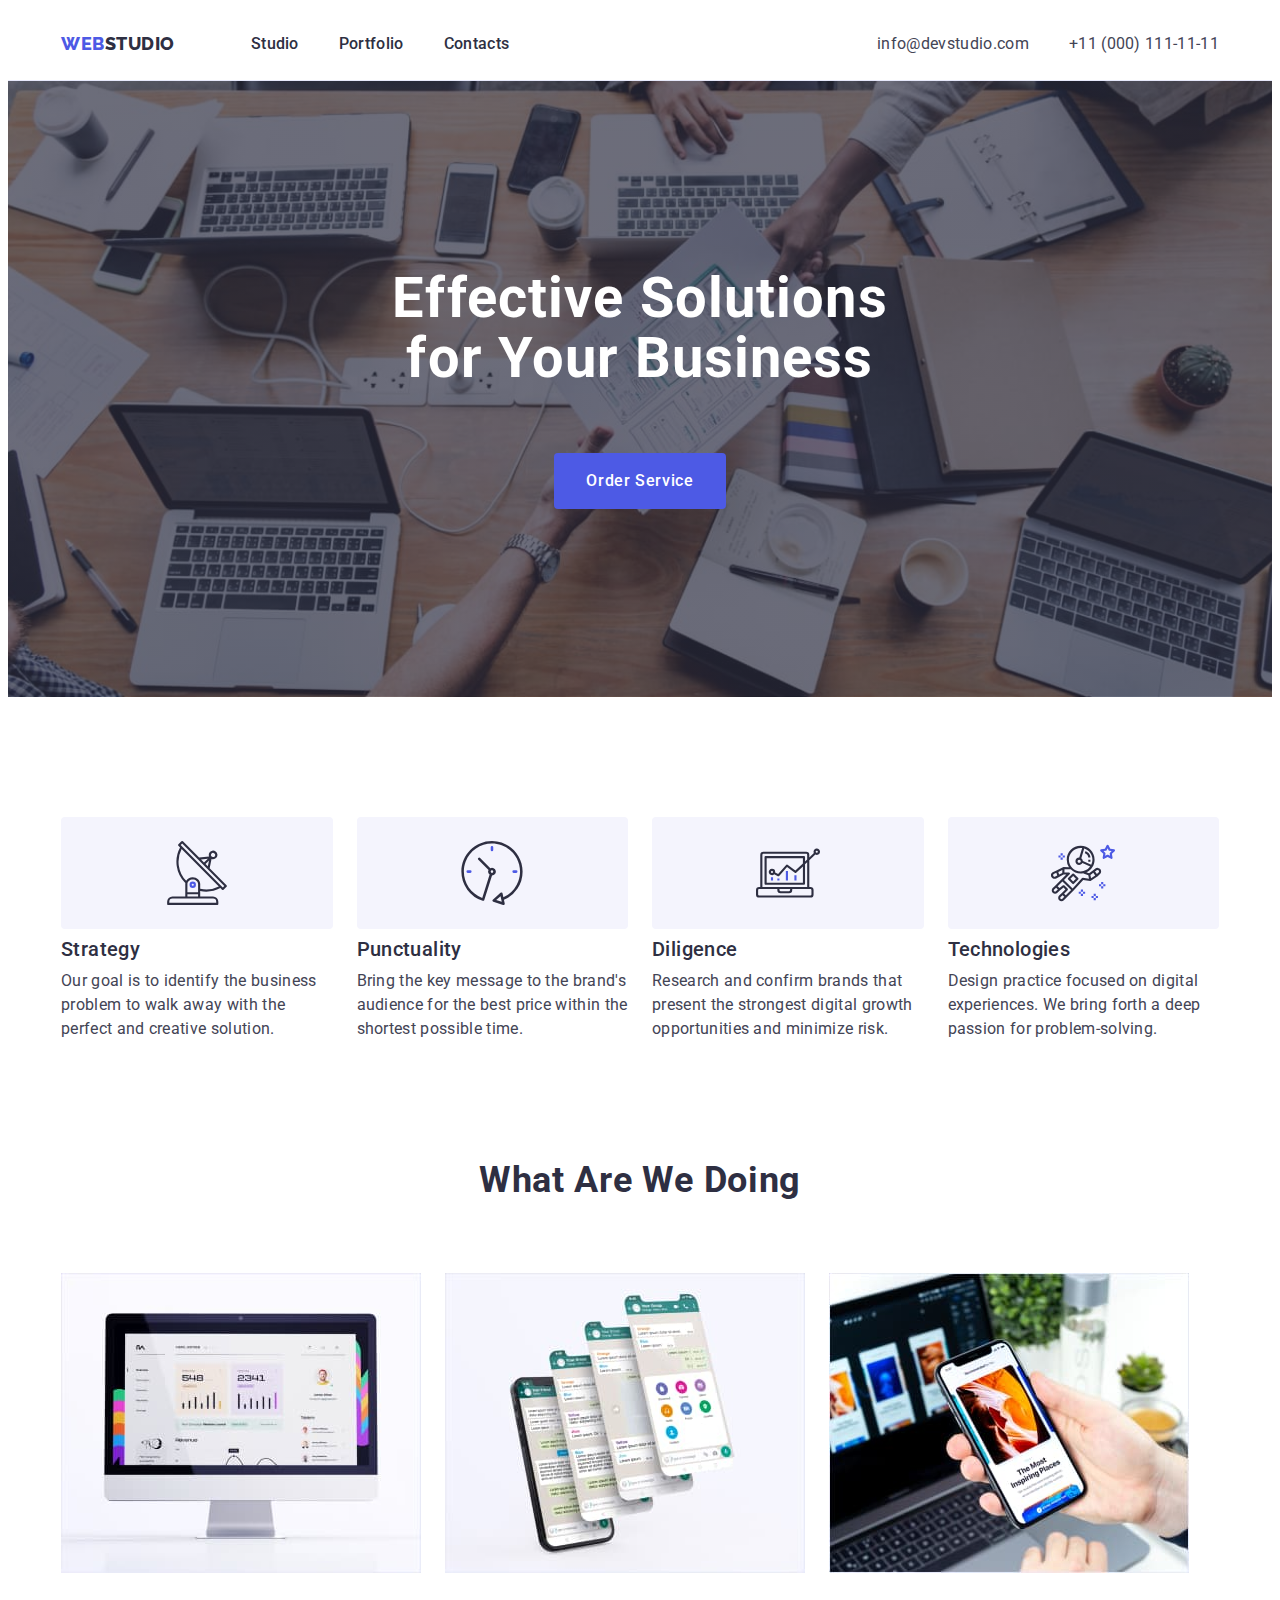
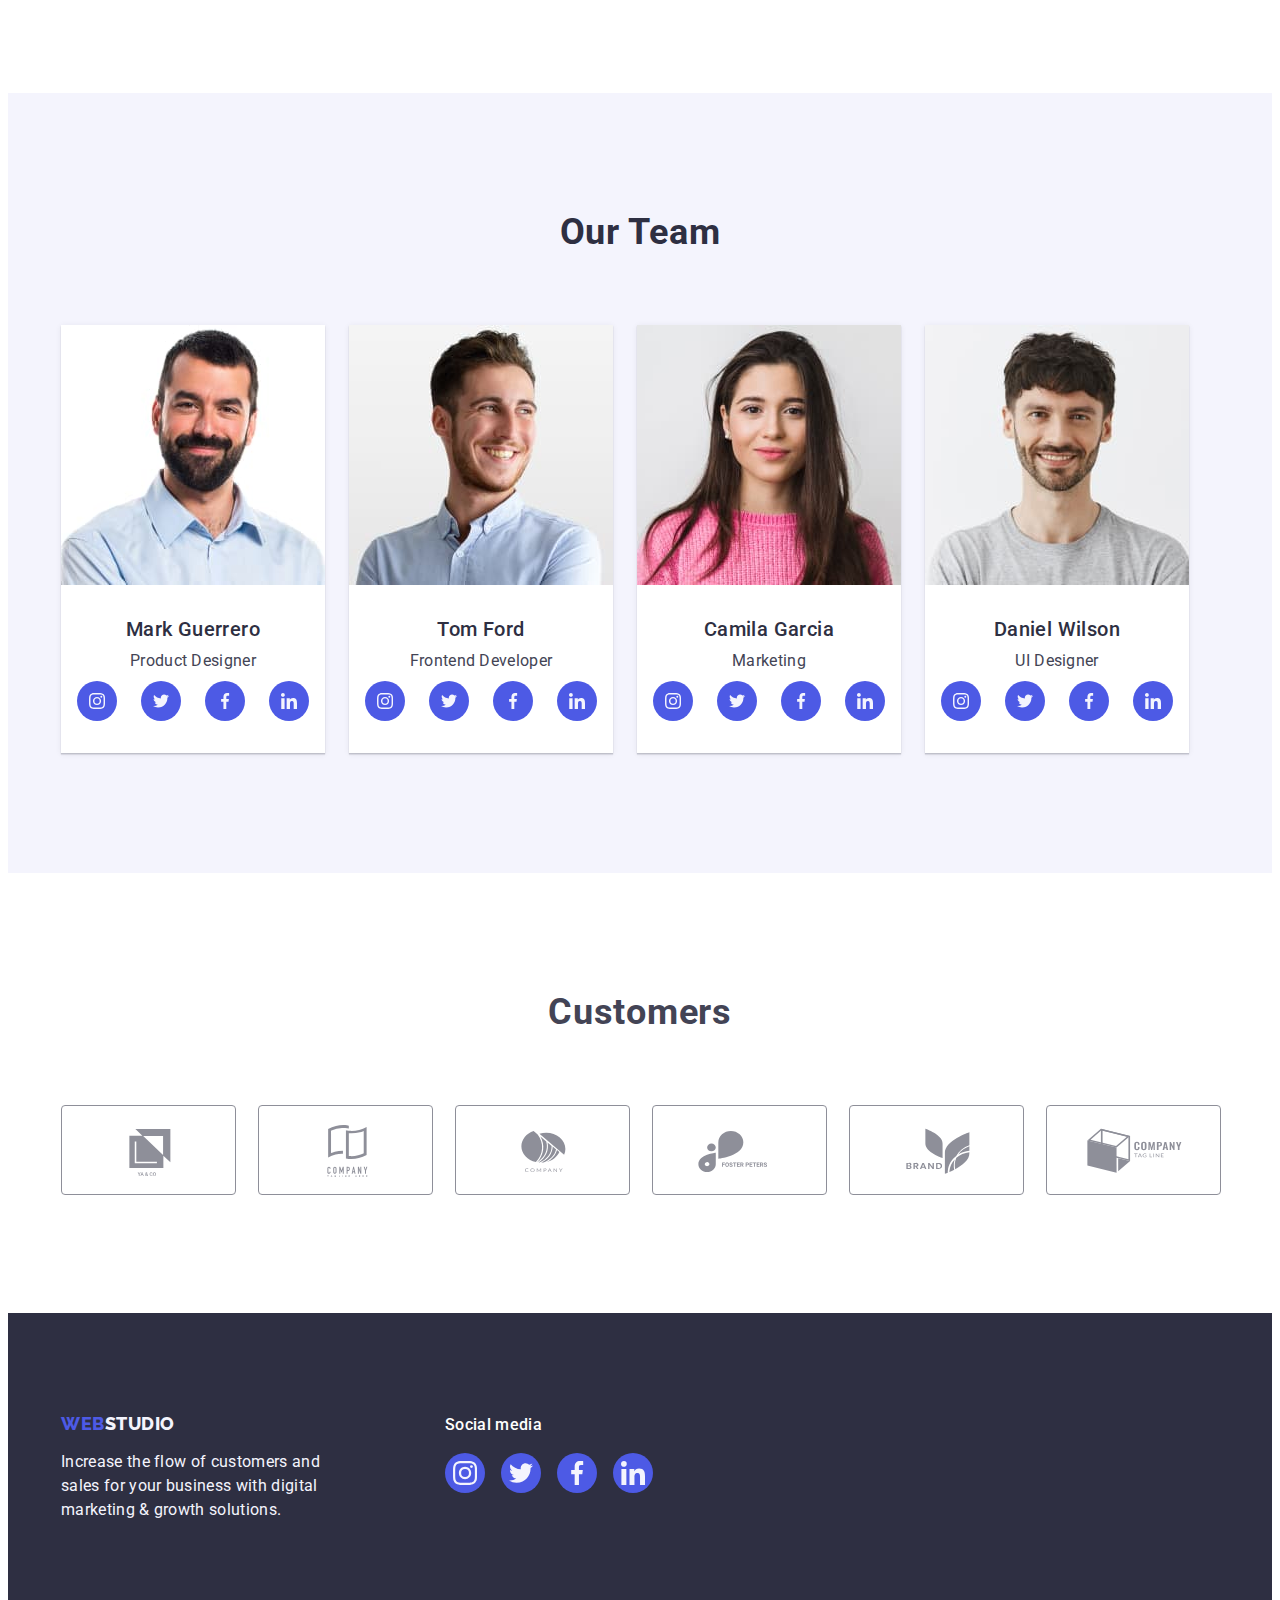
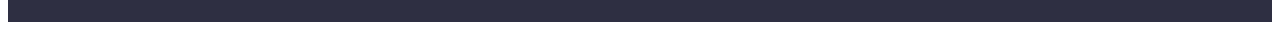
<file: index.html>
<!DOCTYPE html>
<html lang="en">
  <head>
    <meta charset="UTF-8" />
    <meta http-equiv="X-UA-Compatible" content="IE=edge" />
    <meta name="viewport" content="width=device-width, initial-scale=1.0" />
    <title>Document</title>
    <link rel="preconnect" href="https://fonts.googleapis.com" />
    <link rel="preconnect" href="https://fonts.gstatic.com" crossorigin />
    <link
      href="https://fonts.googleapis.com/css2?family=Raleway:wght@800&family=Roboto:wght@400;500;700;900&display=swap"
      rel="stylesheet"
    />
    <link
      rel="stylesheet"
      href="https://cdnjs.cloudflare.com/ajax/libs/modern-normalize/1.1.0/modern-normalize.min.css"
      integrity="sha512-wpPYUAdjBVSE4KJnH1VR1HeZfpl1ub8YT/NKx4PuQ5NmX2tKuGu6U/JRp5y+Y8XG2tV+wKQpNHVUX03MfMFn9Q=="
      crossorigin="anonymous"
      referrerpolicy="no-referrer"
    />
    <link rel="stylesheet" href="./css/styles.css" />
  </head>
  <body>
    <header class="header">
      <div class="container header-container">
        <nav class="header-navigation">
          <a href="./index.html" class="header-logo link"
            >WEB<span class="header-studio-logo">Studio</span></a
          >
          <ul class="header-list list">
            <li class="header-item">
              <a href="./index.html" class="header-link link">Studio</a>
            </li>
            <li class="header-item">
              <a href="./portfolio.html" class="header-link link">Portfolio</a>
            </li>
            <li class="header-item">
              <a href="" class="header-link link">Contacts</a>
            </li>
          </ul>
        </nav>
        <address class="address">
          <ul class="address-list list">
            <li class="address-item">
              <a class="address-link link" href="mailto:info@devstudio.com"
                >info@devstudio.com</a
              >
            </li>
            <li>
              <a class="address-link link" href="tel:+110001111111"
                >+11 (000) 111-11-11</a
              >
            </li>
          </ul>
        </address>
      </div>
    </header>
    <main>
      <section class="title">
        <div class="container">
          <h1 class="title-header">Effective Solutions for Your Business</h1>
          <button type="button" class="title-btn">Order Service</button>
        </div>
      </section>
      <section class="principles">
        <div class="container">
          <h2 hidden class="principles-header">We are</h2>
          <ul class="principles-list list">
            <li class="principles-item">
              <div class="principles-item-icon">
                <svg class="principles-icon" width="64" height="64">
                  <use href="./images/icons.svg#icon-antenna"></use>
                </svg>
              </div>
              <h3 class="principles-item-header">Strategy</h3>
              <p class="principles-item-text">
                Our goal is to identify the business problem to walk away with
                the perfect and creative solution.
              </p>
            </li>
            <li class="principles-item">
              <div class="principles-item-icon">
                <svg class="principles-icon" width="64" height="64">
                  <use href="./images/icons.svg#icon-clock"></use>
                </svg>
              </div>
              <h3 class="principles-item-header">Punctuality</h3>
              <p class="principles-item-text">
                Bring the key message to the brand's audience for the best price
                within the shortest possible time.
              </p>
            </li>
            <li class="principles-item">
              <div class="principles-item-icon">
                <svg class="principles-icon" width="64" height="64">
                  <use href="./images/icons.svg#icon-diagram"></use>
                </svg>
              </div>
              <h3 class="principles-item-header">Diligence</h3>
              <p class="principles-item-text">
                Research and confirm brands that present the strongest digital
                growth opportunities and minimize risk.
              </p>
            </li>
            <li class="principles-item">
              <div class="principles-item-icon">
                <svg class="principles-icon" width="64" height="64">
                  <use href="./images/icons.svg#icon-astronaut"></use>
                </svg>
              </div>
              <h3 class="principles-item-header">Technologies</h3>
              <p class="principles-item-text">
                Design practice focused on digital experiences. We bring forth a
                deep passion for problem-solving.
              </p>
            </li>
          </ul>
        </div>
      </section>
      <section class="production">
        <div class="container">
          <h2 class="production-header">What are we doing</h2>
          <ul class="production-list list">
            <li class="production-item">
              <img
                src="./images/about/computer.jpg"
                alt="computer"
                width="360"
                height="300"
              />
            </li>
            <li class="production-item">
              <img
                src="./images/about/mobilephone-1.jpg"
                alt="mobilephone"
                width="360"
                height="300"
              />
            </li>
            <li class="production-item">
              <img
                src="./images/about/mobilephone-2.jpg"
                alt="mobilephone in hand"
                width="360"
                height="300"
              />
            </li>
          </ul>
        </div>
      </section>
      <section class="team">
        <div class="container">
          <h2 class="team-header">Our Team</h2>
          <ul class="team-list list">
            <li class="team-item">
              <img
                src="./images/team/mark-guerrero.jpg"
                alt="employee Mark Guerrero"
                width="264"
                height="260"
              />
              <div class="team-item-container">
                <h3 class="team-item-name">Mark Guerrero</h3>
                <p class="team-item-position">Product Designer</p>
                <ul class="team-soc-list list">
                  <li class="team-soc-item">
                    <a class="team-soc-link link" href="">
                      <svg class="team-soc-icon" width="16px" height="16px">
                        <use href="./images/icons.svg#icon-instagram"></use>
                      </svg>
                    </a>
                  </li>
                  <li class="team-soc-item">
                    <a class="team-soc-link link" href="">
                      <svg class="team-soc-icon" width="16px" height="16px">
                        <use href="./images/icons.svg#icon-twitter"></use>
                      </svg>
                    </a>
                  </li>
                  <li class="team-soc-item">
                    <a class="team-soc-link link" href="">
                      <svg class="team-soc-icon" width="16px" height="16px">
                        <use href="./images/icons.svg#icon-facebook"></use>
                      </svg>
                    </a>
                  </li>
                  <li class="team-soc-item">
                    <a class="team-soc-link link" href="">
                      <svg class="team-soc-icon" width="16px" height="16px">
                        <use href="./images/icons.svg#icon-linkedin"></use>
                      </svg>
                    </a>
                  </li>
                </ul>
              </div>
            </li>
            <li class="team-item">
              <img
                src="./images/team/tom-ford.jpg"
                alt="employee Tom Ford"
                width="264"
                height="260"
              />
              <div class="team-item-container">
                <h3 class="team-item-name">Tom Ford</h3>
                <p class="team-item-position">Frontend Developer</p>
                <ul class="team-soc-list list">
                  <li class="team-soc-item">
                    <a class="team-soc-link link" href="">
                      <svg class="team-soc-icon" width="16px" height="16px">
                        <use href="./images/icons.svg#icon-instagram"></use>
                      </svg>
                    </a>
                  </li>
                  <li class="team-soc-item">
                    <a class="team-soc-link link" href="">
                      <svg class="team-soc-icon" width="16px" height="16px">
                        <use href="./images/icons.svg#icon-twitter"></use>
                      </svg>
                    </a>
                  </li>
                  <li class="team-soc-item">
                    <a class="team-soc-link link" href="">
                      <svg class="team-soc-icon" width="16px" height="16px">
                        <use href="./images/icons.svg#icon-facebook"></use>
                      </svg>
                    </a>
                  </li>
                  <li class="team-soc-item">
                    <a class="team-soc-link link" href="">
                      <svg class="team-soc-icon" width="16px" height="16px">
                        <use href="./images/icons.svg#icon-linkedin"></use>
                      </svg>
                    </a>
                  </li>
                </ul>
              </div>
            </li>
            <li class="team-item">
              <img
                src="./images/team/camila-garcia.jpg"
                alt="employee Camila Garcia"
                width="264"
                height="260"
              />
              <div class="team-item-container">
                <h3 class="team-item-name">Camila Garcia</h3>
                <p class="team-item-position">Marketing</p>
                <ul class="team-soc-list list">
                  <li class="team-soc-item">
                    <a class="team-soc-link link" href="">
                      <svg class="team-soc-icon" width="16px" height="16px">
                        <use href="./images/icons.svg#icon-instagram"></use>
                      </svg>
                    </a>
                  </li>
                  <li class="team-soc-item">
                    <a class="team-soc-link link" href="">
                      <svg class="team-soc-icon" width="16px" height="16px">
                        <use href="./images/icons.svg#icon-twitter"></use>
                      </svg>
                    </a>
                  </li>
                  <li class="team-soc-item">
                    <a class="team-soc-link link" href="">
                      <svg class="team-soc-icon" width="16px" height="16px">
                        <use href="./images/icons.svg#icon-facebook"></use>
                      </svg>
                    </a>
                  </li>
                  <li class="team-soc-item">
                    <a class="team-soc-link link" href="">
                      <svg class="team-soc-icon" width="16px" height="16px">
                        <use href="./images/icons.svg#icon-linkedin"></use>
                      </svg>
                    </a>
                  </li>
                </ul>
              </div>
            </li>
            <li class="team-item">
              <img
                src="./images/team/daniel-wilson.jpg"
                alt="employee Daniel Wilson"
                width="264"
                height="260"
              />
              <div class="team-item-container">
                <h3 class="team-item-name">Daniel Wilson</h3>
                <p class="team-item-position">UI Designer</p>
                <ul class="team-soc-list list">
                  <li class="team-soc-item">
                    <a class="team-soc-link link" href="">
                      <svg class="team-soc-icon" width="16px" height="16px">
                        <use href="./images/icons.svg#icon-instagram"></use>
                      </svg>
                    </a>
                  </li>
                  <li class="team-soc-item">
                    <a class="team-soc-link link" href="">
                      <svg class="team-soc-icon" width="16px" height="16px">
                        <use href="./images/icons.svg#icon-twitter"></use>
                      </svg>
                    </a>
                  </li>
                  <li class="team-soc-item">
                    <a class="team-soc-link link" href="">
                      <svg class="team-soc-icon" width="16px" height="16px">
                        <use href="./images/icons.svg#icon-facebook"></use>
                      </svg>
                    </a>
                  </li>
                  <li class="team-soc-item">
                    <a class="team-soc-link link" href="">
                      <svg class="team-soc-icon" width="16px" height="16px">
                        <use href="./images/icons.svg#icon-linkedin"></use>
                      </svg>
                    </a>
                  </li>
                </ul>
              </div>
            </li>
          </ul>
        </div>
      </section>
      <section class="customers">
        <div class="container">
          <h2 class="customers-header">Customers</h2>
          <ul class="customers-list list">
            <li class="customers-item">
              <a href="" class="customers-item-link link">
                <svg class="customers-icon" width="104" height="56">
                  <use href="./images/icons.svg#icon-client-1"></use>
                </svg>
              </a>
            </li>
            <li class="customers-item">
              <a href="" class="customers-item-link link">
                <svg class="customers-icon" width="104" height="56">
                  <use href="./images/icons.svg#icon-client-2"></use>
                </svg>
              </a>
            </li>
            <li class="customers-item">
              <a href="" class="customers-item-link link">
                <svg class="customers-icon" width="104" height="56">
                  <use href="./images/icons.svg#icon-client-3"></use>
                </svg>
              </a>
            </li>
            <li class="customers-item">
              <a href="" class="customers-item-link link">
                <svg class="customers-icon" width="104" height="56">
                  <use href="./images/icons.svg#icon-client-4"></use>
                </svg>
              </a>
            </li>
            <li class="customers-item">
              <a href="" class="customers-item-link link">
                <svg class="customers-icon" width="104" height="56">
                  <use href="./images/icons.svg#icon-client-5"></use>
                </svg>
              </a>
            </li>
            <li class="customers-item">
              <a href="" class="customers-item-link link">
                <svg class="customers-icon" width="104" height="56">
                  <use href="./images/icons.svg#icon-client-6"></use>
                </svg>
              </a>
            </li>
          </ul>
        </div>
      </section>
    </main>
    <footer class="footer">
      <div class="container footer-container">
        <div class="footer-item-container">
          <div class="footer-logo-wrap">
            <a href="./index.html" class="footer-logo link"
              >Web<span class="footer-studio-logo">Studio</span></a
            >
            <p class="footer-text">
              Increase the flow of customers and sales for your business with
              digital marketing & growth solutions.
            </p>
          </div>
          <div class="social-media">
            <h2 class="social-media-title">Social media</h2>
            <ul class="social-media-list list">
              <li class="social-media-item">
                <a class="social-media-link link" href="">
                  <svg class="social-media-icon" width="16px" height="16px">
                    <use href="./images/icons.svg#icon-instagram"></use>
                  </svg>
                </a>
              </li>
              <li class="social-media-item">
                <a class="social-media-link link" href="">
                  <svg class="social-media-icon" width="16px" height="16px">
                    <use href="./images/icons.svg#icon-twitter"></use>
                  </svg>
                </a>
              </li>
              <li class="social-media-item">
                <a class="social-media-link link" href="">
                  <svg class="social-media-icon" width="16px" height="16px">
                    <use href="./images/icons.svg#icon-facebook"></use>
                  </svg>
                </a>
              </li>
              <li class="social-media-item">
                <a class="social-media-link link" href="">
                  <svg class="social-media-icon" width="16px" height="16px">
                    <use href="./images/icons.svg#icon-linkedin"></use>
                  </svg>
                </a>
              </li>
            </ul>
          </div>
        </div>
      </div>
    </footer>
  </body>
</html>
</file>
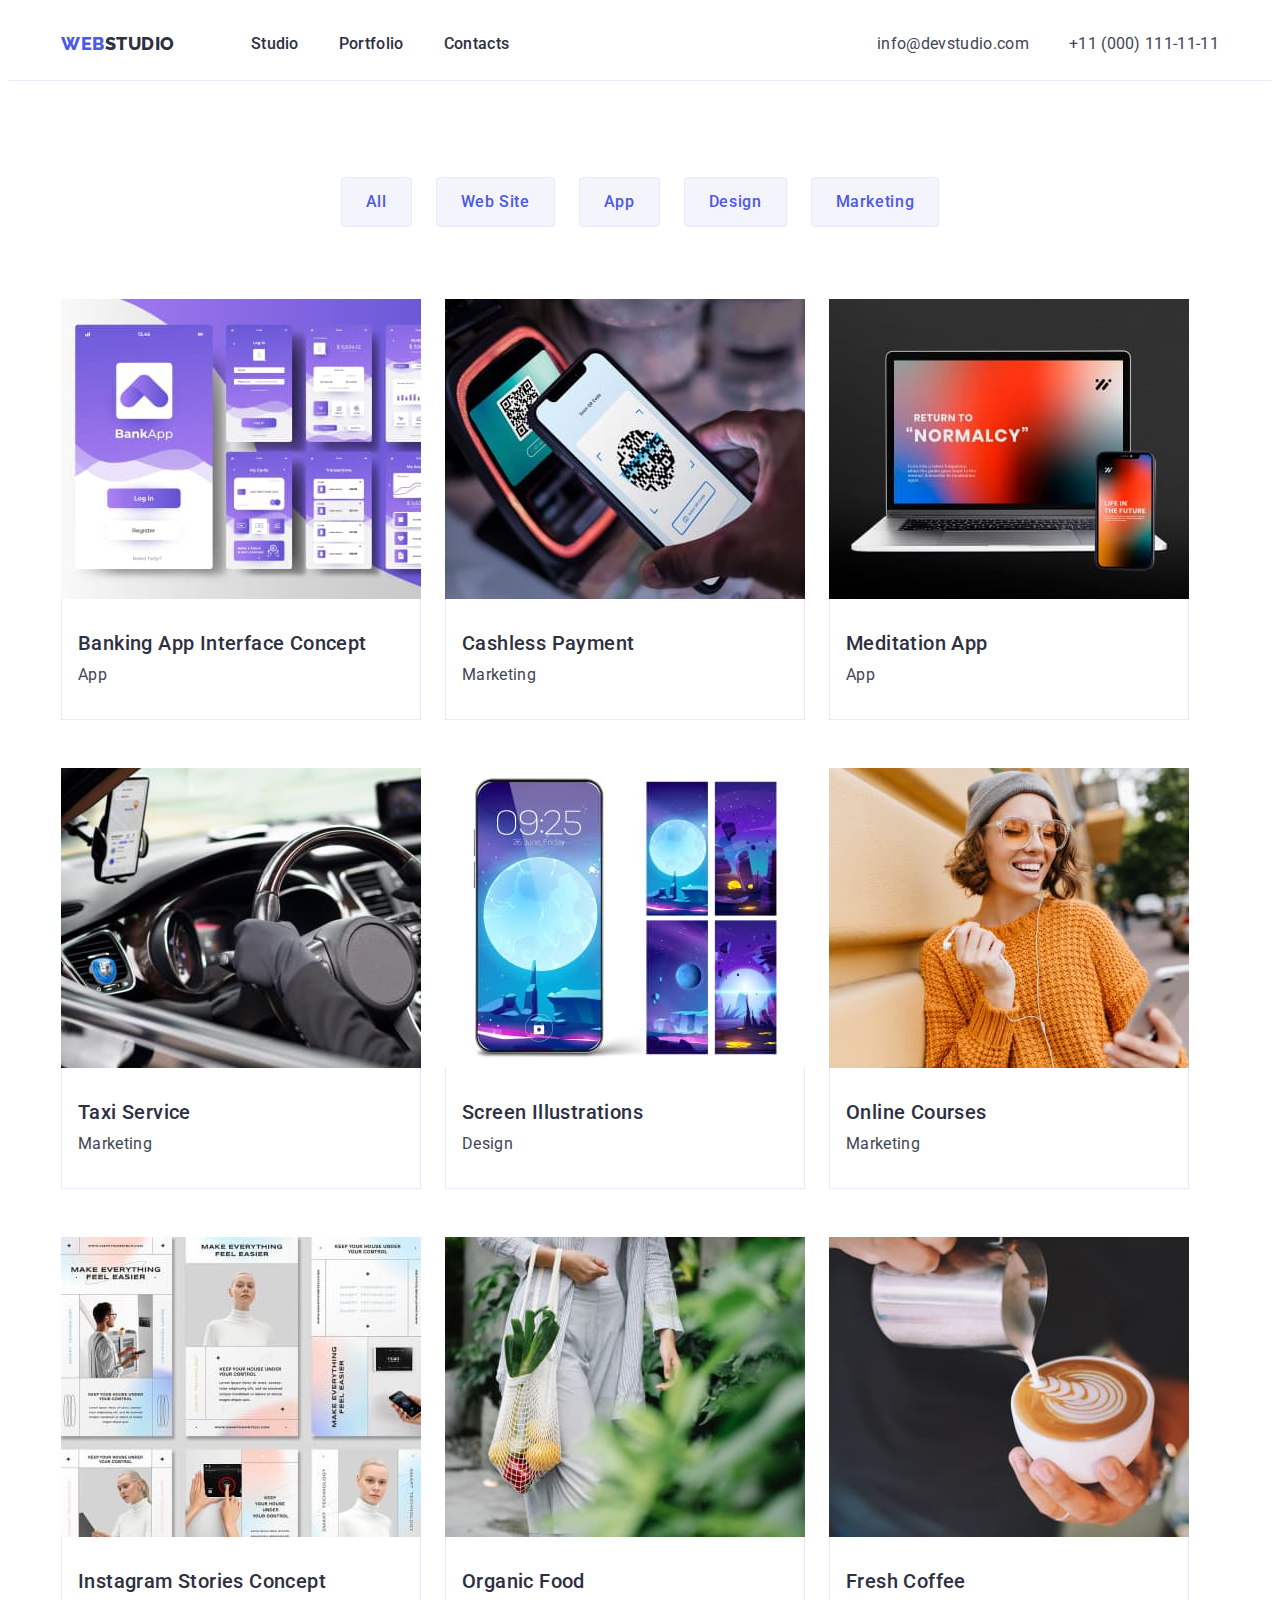
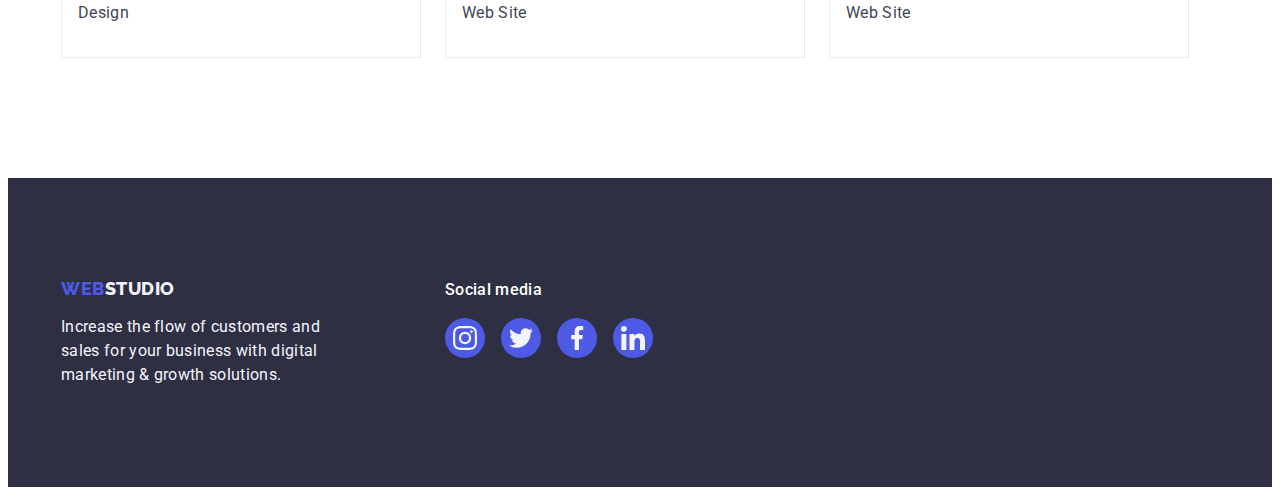
<file: portfolio.html>
<!DOCTYPE html>
<html lang="en">
  <head>
    <meta charset="UTF-8" />
    <meta http-equiv="X-UA-Compatible" content="IE=edge" />
    <meta name="viewport" content="width=device-width, initial-scale=1.0" />
    <title>Document</title>
    <link rel="preconnect" href="https://fonts.googleapis.com" />
    <link rel="preconnect" href="https://fonts.gstatic.com" crossorigin />
    <link
      href="https://fonts.googleapis.com/css2?family=Raleway:wght@800&family=Roboto:wght@400;500;700;900&display=swap"
      rel="stylesheet"
    />
    <link
      rel="stylesheet"
      href="https://cdnjs.cloudflare.com/ajax/libs/modern-normalize/1.1.0/modern-normalize.min.css"
      integrity="sha512-wpPYUAdjBVSE4KJnH1VR1HeZfpl1ub8YT/NKx4PuQ5NmX2tKuGu6U/JRp5y+Y8XG2tV+wKQpNHVUX03MfMFn9Q=="
      crossorigin="anonymous"
      referrerpolicy="no-referrer"
    />
    <link rel="stylesheet" href="./css/styles.css" />
  </head>
  <body>
    <header class="header">
      <div class="container header-container">
        <nav class="header-navigation">
          <a href="./index.html" class="header-logo link"
            >WEB<span class="header-studio-logo">Studio</span></a
          >
          <ul class="header-list list">
            <li class="header-item">
              <a href="./index.html" class="header-link link">Studio</a>
            </li>
            <li class="header-item">
              <a href="./portfolio.html" class="header-link link">Portfolio</a>
            </li>
            <li class="header-item">
              <a href="" class="header-link link">Contacts</a>
            </li>
          </ul>
        </nav>
        <address class="address">
          <ul class="address-list list">
            <li class="address-item">
              <a class="address-link link" href="mailto:info@devstudio.com"
                >info@devstudio.com</a
              >
            </li>
            <li>
              <a class="address-link link" href="tel:+110001111111"
                >+11 (000) 111-11-11</a
              >
            </li>
          </ul>
        </address>
      </div>
    </header>
    <main>
      <section class="filter">
        <div class="container">
          <h1 hidden>Filter</h1>
          <ul class="filter-list list">
            <li>
              <button type="button" class="filter-btn list">All</button>
            </li>
            <li>
              <button type="button" class="filter-btn list">Web Site</button>
            </li>
            <li>
              <button type="button" class="filter-btn list">App</button>
            </li>
            <li>
              <button type="button" class="filter-btn list">Design</button>
            </li>
            <li>
              <button type="button" class="filter-btn list">Marketing</button>
            </li>
          </ul>
          <ul class="projects list">
            <li class="project-item list">
              <a
                href=""
                class="project-item-link link"
                target="_blank"
                rel="noopener noreferer"
              >
                <img
                  src="./images/project-cards/project-card-1.jpg"
                  alt="project Banking App Interface Concept"
                />
                <div class="project-full-text">
                  <h2 class="project-item-header project-text-border">
                    Banking App Interface Concept
                  </h2>
                  <p class="project-item-text project-text-border">App</p>
                </div></a
              >
            </li>
            <li class="project-item list">
              <a
                href=""
                class="project-item-link link"
                target="_blank"
                rel="noopener noreferer"
              >
                <img
                  src="./images/project-cards/project-card-2.jpg"
                  alt="project Cashless Payment"
                />
                <div class="project-full-text">
                  <h2 class="project-item-header project-text-border">
                    Cashless Payment
                  </h2>
                  <p class="project-item-text project-text-border">Marketing</p>
                </div>
              </a>
            </li>
            <li class="project-item list">
              <a
                href=""
                class="project-item-link link"
                target="_blank"
                rel="noopener noreferer"
              >
                <img
                  src="./images/project-cards/project-card-3.jpg"
                  alt="project Meditation App"
                />
                <div class="project-full-text">
                  <h2 class="project-item-header project-text-border">
                    Meditation App
                  </h2>
                  <p class="project-item-text project-text-border">App</p>
                </div></a
              >
            </li>
            <li class="project-item list">
              <a
                href=""
                class="project-item-link link"
                target="_blank"
                rel="noopener noreferer"
              >
                <img
                  src="./images/project-cards/project-card-4.jpg"
                  alt="project Taxi Service"
                />
                <div class="project-full-text">
                  <h2 class="project-item-header project-text-border">
                    Taxi Service
                  </h2>
                  <p class="project-item-text project-text-border">Marketing</p>
                </div></a
              >
            </li>
            <li class="project-item list">
              <a
                href=""
                class="project-item-link link"
                target="_blank"
                rel="noopener noreferer"
              >
                <img
                  src="./images/project-cards/project-card-5.jpg"
                  alt="project Screen Illustrations"
                />
                <div class="project-full-text">
                  <h2 class="project-item-header project-text-border">
                    Screen Illustrations
                  </h2>
                  <p class="project-item-text project-text-border">Design</p>
                </div></a
              >
            </li>
            <li class="project-item list">
              <a
                href=""
                class="project-item-link link"
                target="_blank"
                rel="noopener noreferer"
              >
                <img
                  src="./images/project-cards/project-card-6.jpg"
                  alt="project Online Courses"
                />
                <div class="project-full-text">
                  <h2 class="project-item-header project-text-border">
                    Online Courses
                  </h2>
                  <p class="project-item-text project-text-border">Marketing</p>
                </div></a
              >
            </li>
            <li class="project-item list">
              <a
                href=""
                class="project-item-link link"
                target="_blank"
                rel="noopener noreferer"
              >
                <img
                  src="./images/project-cards/project-card-7.jpg"
                  alt="project Instagram Stories Concept"
                />
                <div class="project-full-text">
                  <h2 class="project-item-header project-text-border">
                    Instagram Stories Concept
                  </h2>
                  <p class="project-item-text project-text-border">Design</p>
                </div></a
              >
            </li>
            <li class="project-item list">
              <a
                href=""
                class="project-item-link link"
                target="_blank"
                rel="noopener noreferer"
              >
                <img
                  src="./images/project-cards/project-card-8.jpg"
                  alt="project Organic Food"
                />
                <div class="project-full-text">
                  <h2 class="project-item-header project-text-border">
                    Organic Food
                  </h2>
                  <p class="project-item-text project-text-border">Web Site</p>
                </div></a
              >
            </li>
            <li class="project-item list">
              <a
                href=""
                class="project-item-link link"
                target="_blank"
                rel="noopener noreferer"
              >
                <img
                  src="./images/project-cards/project-card-9.jpg"
                  alt="project Fresh Coffee"
                />
                <div class="project-full-text">
                  <h2 class="project-item-header project-text-border">
                    Fresh Coffee
                  </h2>
                  <p class="project-item-text project-text-border">Web Site</p>
                </div></a
              >
            </li>
          </ul>
        </div>
      </section>
    </main>
    <footer class="footer">
      <div class="container footer-container">
        <div class="footer-item-container">
          <div class="footer-logo-wrap">
            <a href="./index.html" class="footer-logo link"
              >Web<span class="footer-studio-logo">Studio</span></a
            >
            <p class="footer-text">
              Increase the flow of customers and sales for your business with
              digital marketing & growth solutions.
            </p>
          </div>
          <div class="social-media">
            <p class="social-media-title">Social media</p>
            <ul class="social-media-list list">
              <li class="social-media-item">
                <a class="social-media-link link" href="">
                  <svg class="social-media-icon">
                    <use href="./images/icons.svg#icon-instagram"></use>
                  </svg>
                </a>
              </li>
              <li class="social-media-item">
                <a class="social-media-link link" href="">
                  <svg class="social-media-icon">
                    <use href="./images/icons.svg#icon-twitter"></use>
                  </svg>
                </a>
              </li>
              <li class="social-media-item">
                <a class="social-media-link link" href="">
                  <svg class="social-media-icon">
                    <use href="./images/icons.svg#icon-facebook"></use>
                  </svg>
                </a>
              </li>
              <li class="social-media-item">
                <a class="social-media-link link" href="">
                  <svg class="social-media-icon">
                    <use href="./images/icons.svg#icon-linkedin"></use>
                  </svg>
                </a>
              </li>
            </ul>
          </div>
        </div>
      </div>
    </footer>
  </body>
</html>
</file>
<file: css/styles.css>
h1,
h2,
h3,
h4,
h5,
h6,
p,
a {
  margin-top: 0;
  margin-bottom: 0;
  padding-left: 0;
  margin: 0 auto;
}

ul {
  margin: 0;
  padding-left: 0;
}

img {
  display: block;
}

.container {
  width: 1158px;
  padding-left: 15px;
  padding-right: 15px;
  margin-left: auto;
  margin-right: auto;
}

.visually-hidden {
  position: absolute;
  width: 1px;
  height: 1px;
  margin: -1px;
  border: 0;
  padding: 0;
  white-space: nowrap;
  clip-path: inset(100%);
  clip: rect(0 0 0 0);
  overflow: hidden;
}

:root {
  --html-color: #ffffff;
  --subscribe-text-color: #434455;
  --web-logo-color: #4d5ae5;
  --btn-color: #2e2f42;
  --btn-push-color: #404bbf;
  --background-color: #f4f4fd;
}

/* var(--html-color);
var(--subscribe-text-color);
var(--web-logo-color);
var(--btn-color);
var(--btn-push-color);
var(--background-color);
*/

body {
  font-family: "Roboto", sans-serif;
  color: var(--subscribe-text-color);
  background-color: var(--html-color);
}

.list {
  list-style: none;
}
/*---------------------HEADER------------------------*/

.header-container {
  display: flex;
  align-items: center;
}

.header-logo {
  font-family: "Raleway", sans-serif;
  font-style: normal;
  font-weight: 800;
  font-size: 18px;
  line-height: 1.17;
  letter-spacing: 0.03em;
  text-transform: uppercase;
  color: var(--web-logo-color);
  margin-right: 76px;
}

.link {
  text-decoration: none;
}

.header-studio-logo {
  color: var(--btn-color);
  font-family: "Raleway", sans-serif;
  font-style: normal;
  font-weight: 800;
  font-size: 18px;
  line-height: 1.17;
  letter-spacing: 0.03em;
  text-transform: uppercase;
}
.header {
  border-bottom: 1px solid #e7e9fc;
}

.header-navigation {
  display: flex;
  align-items: center;
  margin-right: auto;
  padding-top: 24px;
  padding-bottom: 24px;
}

.header-list {
  display: flex;
  gap: 40px;
}

.header-link {
  color: var(--btn-color);
  font-weight: 500;
  font-size: 16px;
  line-height: 1.5;
  letter-spacing: 0.02em;
}

.header-link:hover {
  color: var(--btn-push-color);
}

.header-link:focus {
  color: var(--btn-push-color);
}

.link {
}

.address {
  font-style: normal;
}

.address-list {
  display: flex;
  gap: 40px;
}

.address-item {
}

.address-link {
  font-style: normal;
  font-weight: 400;
  font-size: 16px;
  line-height: 1.5;
  letter-spacing: 0.02em;
  color: var(--subscribe-text-color);
}

.address-link:hover {
  color: var(--btn-push-color);
}

.address-link:focus {
  color: var(--btn-push-color);
}

/*---------------------TITLE------------------------*/

.title {
  background-color: var(--btn-color);
  background-image: linear-gradient(
      rgba(46, 47, 66, 0.7),
      rgba(46, 47, 66, 0.7)
    ),
    url(../images/title-bg-image.jpg);
  background-repeat: no-repeat;
  background-size: cover;
  background-position: center;
  padding-top: 188px;
  padding-bottom: 188px;
  max-width: 1440px;
  margin-left: auto;
  margin-right: auto;
}

.title-header {
  font-weight: 700;
  font-size: 56px;
  line-height: 1.07;
  letter-spacing: 0.02em;
  text-align: center;
  color: var(--html-color);
  width: 496px;
  margin-bottom: 64px;
  margin-right: auto;
  margin-left: auto;
}

.title-btn {
  display: block;
  font-family: "Roboto", sans-serif;
  font-weight: 500;
  font-size: 16px;
  line-height: 1.5;
  letter-spacing: 0.04em;
  color: var(--html-color);
  background: var(--web-logo-color);
  margin: 0 auto;
  padding: 16px 32px;
  border: none;
  border-radius: 4px;
}

.title-btn:hover,
:focus {
  background-color: var(--btn-push-color);
  cursor: pointer;
}

/*---------------------PRINCIPLES------------------------*/

.principles {
  padding-top: 120px;
  padding-bottom: 120px;
}

.principles-list {
  display: flex;
  gap: 24px;
}

.principles-item {
  width: calc((100% - 72px) / 4);
}

.principles-item-icon {
  display: flex;
  height: 112px;
  background-color: #f4f4fd;
  border-radius: 4px;
  justify-content: center;
  align-items: center;
  margin-bottom: 8px;
}

.principles-icon {
  display: flex;
  justify-content: center;
}

.principles-item-header {
  font-weight: 500;
  font-size: 20px;
  line-height: 1.2;
  letter-spacing: 0.02em;
  color: var(--btn-color);
  margin-bottom: 8px;
}

.principles-item-text {
  font-weight: 400;
  font-size: 16px;
  line-height: 1.5;
  letter-spacing: 0.02em;
  color: var(--subscribe-text-color);
}

/*---------------------PRODUCTION------------------------*/

.production {
  padding-bottom: 120px;
}

.production-header {
  font-weight: 700;
  font-size: 36px;
  line-height: 1.11;
  text-align: center;
  letter-spacing: 0.02em;
  text-transform: capitalize;
  color: var(--btn-color);
}

.production-list {
  display: flex;
  margin-top: 72px;
  gap: 24px;
}

.list {
}

.production-item {
}

/*---------------------TEAM------------------------*/

.team {
  background-color: var(--background-color);
  padding-top: 120px;
  padding-bottom: 120px;
}
.team-header {
  font-weight: 700;
  font-size: 36px;
  line-height: 1.11;
  letter-spacing: 0.02em;
  text-align: center;
  text-transform: capitalize;
  color: var(--btn-color);
}

.team-list {
  display: flex;
  margin-top: 72px;
  gap: 24px;
}

.team-item {
  background-color: var(--html-color);
  box-shadow: 0px 1px 6px rgba(46, 47, 66, 0.08),
    0px 1px 1px rgba(46, 47, 66, 0.16), 0px 2px 1px rgba(46, 47, 66, 0.08);
}

.team-item-container {
  padding: 32px 0;
}

.team-item-name {
  font-weight: 500;
  font-size: 20px;
  line-height: 1.2;
  letter-spacing: 0.02em;
  color: var(--btn-color);
  text-align: center;
  margin-bottom: 8px;
}

.team-item-position {
  font-weight: 400;
  font-size: 16px;
  line-height: 1.5;
  letter-spacing: 0.02em;
  color: var(--subscribe-text-color);
  text-align: center;
}

.team-soc-list {
  display: flex;
  justify-content: center;
  gap: 24px;
  margin-top: 8px;
}

.team-soc-item {
  width: 40px;
  height: 40px;
}

.team-soc-link {
  width: 100%;
  height: 100%;
  border-radius: 50%;
  background-color: #4d5ae5;
  display: flex;
  justify-content: center;
  align-items: center;
}

.team-soc-link:hover {
  background-color: #404bbf;
}

.team-soc-link:focus {
  background-color: #404bbf;
}

.team-soc-icon {
}

/*---------------------CUSTOMERS------------------------*/

.customers {
  padding-top: 120px;
  padding-bottom: 120px;
}

.customers-header {
  font-weight: 700;
  font-size: 36px;
  line-height: 1.11;
  text-align: center;
  letter-spacing: 0.02em;
  text-transform: capitalize;
}

.customers-list {
  display: flex;
  gap: 24px;
  justify-content: center;
  margin-top: 72px;
}

.customers-item {
  width: calc((100% - 120px) / 6);
  height: 88px;
}

.customers-item-link {
  width: 100%;
  height: 100%;
  border: 1px solid #8e8f99;
  border-radius: 4px;
  display: flex;
  align-items: center;
  justify-content: center;
  color: #8e8f99;
}

.customers-icon {
  fill: currentColor;
}

.customers-item-link:hover {
  border-color: #404bbf;
  color: #404bbf;
}

/*---------------------FOOTER------------------------*/

.footer {
  background-color: var(--btn-color);
  padding-top: 100px;
  padding-bottom: 100px;
}

.footer-container {
}

.footer-logo {
  display: inline-block;
  font-family: "Raleway", sans-serif;
  font-weight: 800;
  font-size: 18px;
  line-height: 1.17;
  letter-spacing: 0.03em;
  text-transform: uppercase;
  color: var(--web-logo-color);
  margin-bottom: 16px;
}

.footer-studio-logo {
  font-family: "Raleway", sans-serif;
  font-weight: 800;
  font-size: 18px;
  line-height: 1.17;
  letter-spacing: 0.03em;
  text-transform: uppercase;
  color: var(--background-color);
}

.footer-text {
  display: block;
  font-weight: 400;
  font-size: 16px;
  line-height: 1.5;
  letter-spacing: 0.02em;
  color: var(--background-color);
  max-width: 264px;
  margin: 0;
}

.footer-item-container {
  display: flex;
}

.footer-logo-wrap {
}

.social-media {
  margin-left: 120px;
}

.social-media-title {
  font-weight: 500;
  font-size: 16px;
  line-height: 1.5;
  letter-spacing: 0.02em;
  color: #ffffff;
  margin-bottom: 16px;
}

.social-media-list {
  display: flex;
  gap: 16px;
}

.social-media-item {
  width: 40px;
  height: 40px;
}

.social-media-link {
  width: 100%;
  height: 100%;
  border-radius: 50%;
  background-color: #4d5ae5;
  display: flex;
  justify-content: center;
  align-items: center;
}

.social-media-link:hover,
:focus {
  background-color: #31d0aa;
}

.social-media-link:focus {
  background-color: #31d0aa;
}

.social-media-icon {
  width: 24px;
  height: 24px;
}

/*---------------------PORTFOLIO------------------------*/

.filter-btn {
  font-family: "Roboto", sans-serif;
  font-style: normal;
  font-weight: 500;
  font-size: 16px;
  line-height: 1.5;
  align-items: center;
  letter-spacing: 0.04em;
  color: var(--web-logo-color);
  background: var(--background-color);
  cursor: pointer;
}

.filter-btn:hover,
:focus {
  color: var(--html-color);
  background: var(--btn-push-color);
  box-shadow: 0px 3px 1px rgba(0, 0, 0, 0.1), 0px 2px 1px rgba(0, 0, 0, 0.08),
    0px 2px 2px rgba(0, 0, 0, 0.12);
  border-color: var(--btn-push-color);
}

.filter {
  padding-top: 96px;
  padding-bottom: 120px;
}

.filter-list {
  display: flex;
  justify-content: center;
  gap: 24px;
  margin-bottom: 72px;
  outline: none;
}
.filter-btn {
  padding: 12px 24px;
  border: 1px solid #e7e9fc;
  border-radius: 4px;
}
.active {
}
.prolist {
}
.projects {
  display: flex;
  flex-wrap: wrap;
  gap: 48px 24px;
}

.project-item {
}

.project-item-link:hover {
  display: block;
  box-shadow: 0px 1px 6px rgba(46, 47, 66, 0.08),
    0px 1px 1px rgba(46, 47, 66, 0.16), 0px 2px 1px rgba(46, 47, 66, 0.08);
}

.project-item-header {
  font-weight: 500;
  font-size: 20px;
  line-height: 1.2;
  letter-spacing: 0.02em;
  color: var(--btn-color);
  margin-bottom: 8px;
}

.project-item-text {
  font-weight: 400;
  font-size: 16px;
  line-height: 1.5;
  letter-spacing: 0.02em;
  color: var(--subscribe-text-color);
}

.project-full-text {
  padding-top: 32px;
  padding-bottom: 32px;
  padding-left: 16px;
  padding-right: auto;
  border-left: 1px solid #e7e9fc;
  border-right: 1px solid #e7e9fc;
  border-bottom: 1px solid #e7e9fc;
}

.project-text-border {
}
</file>
